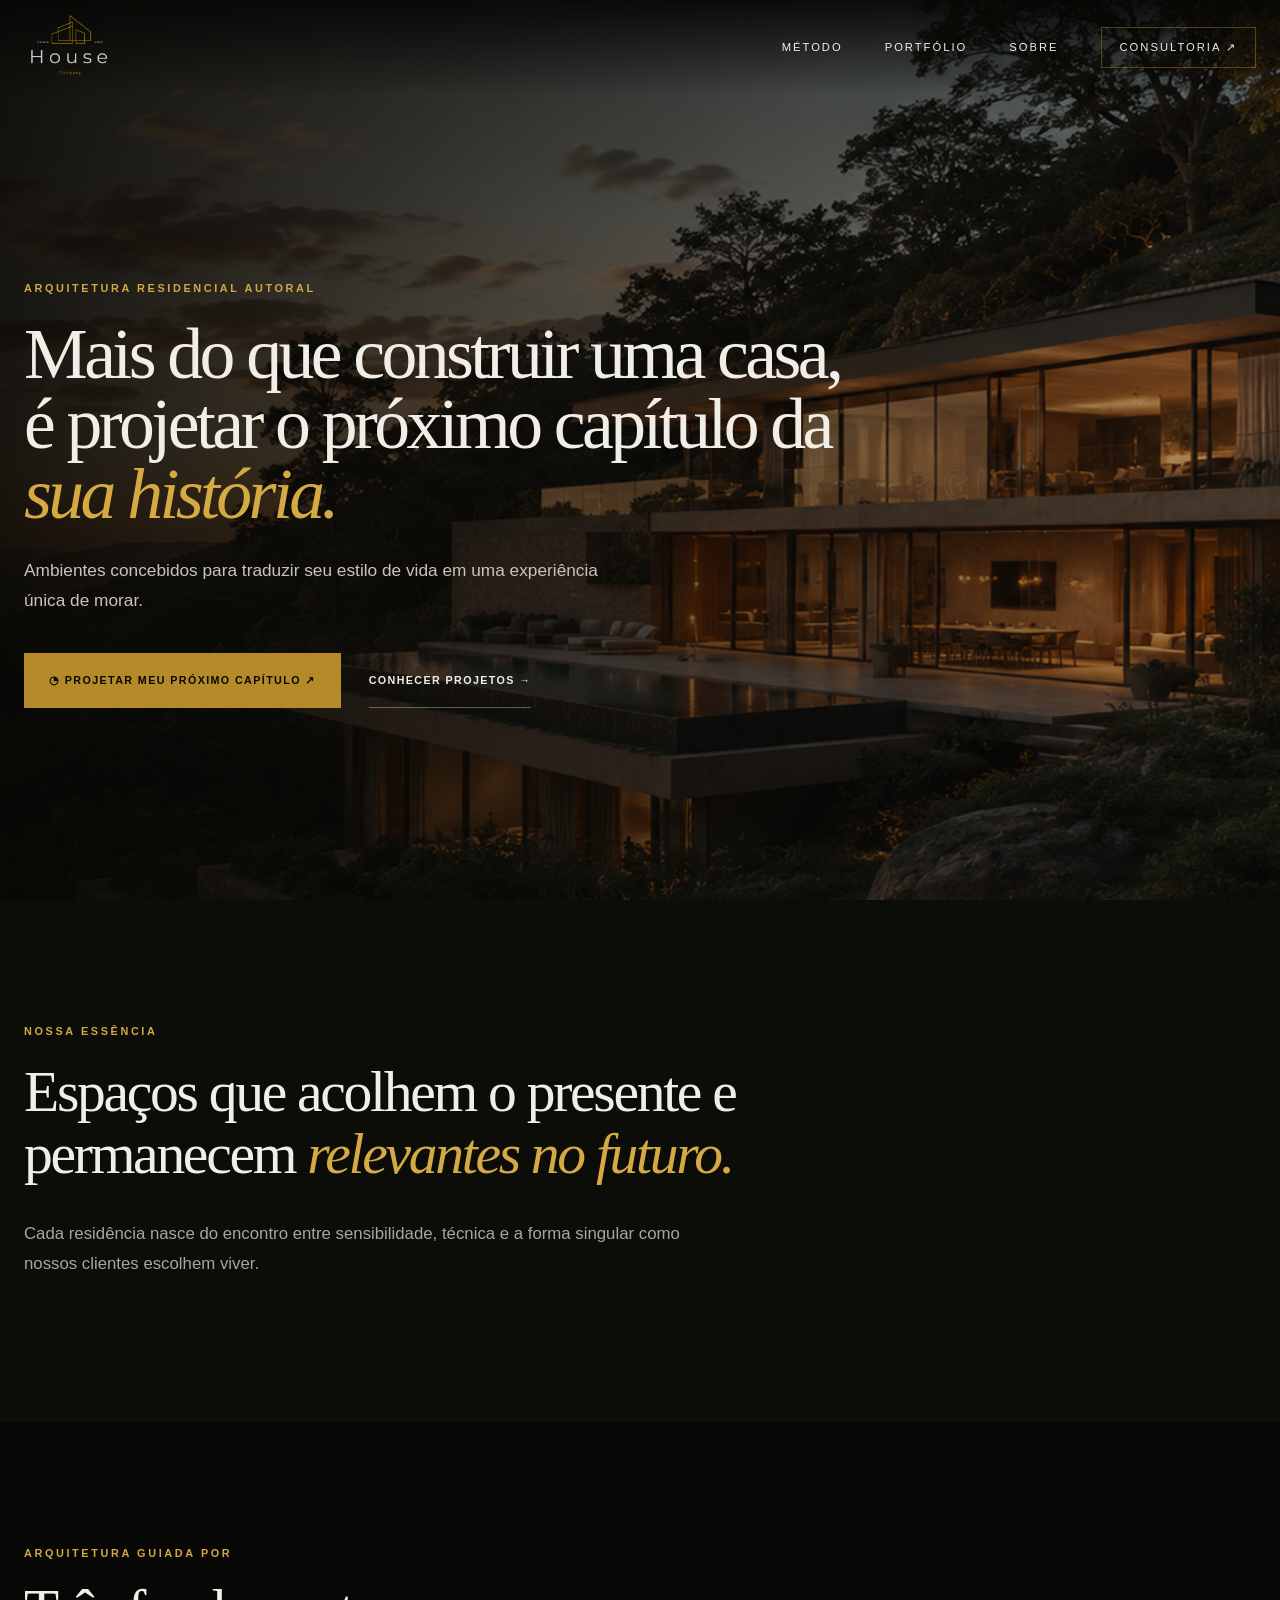
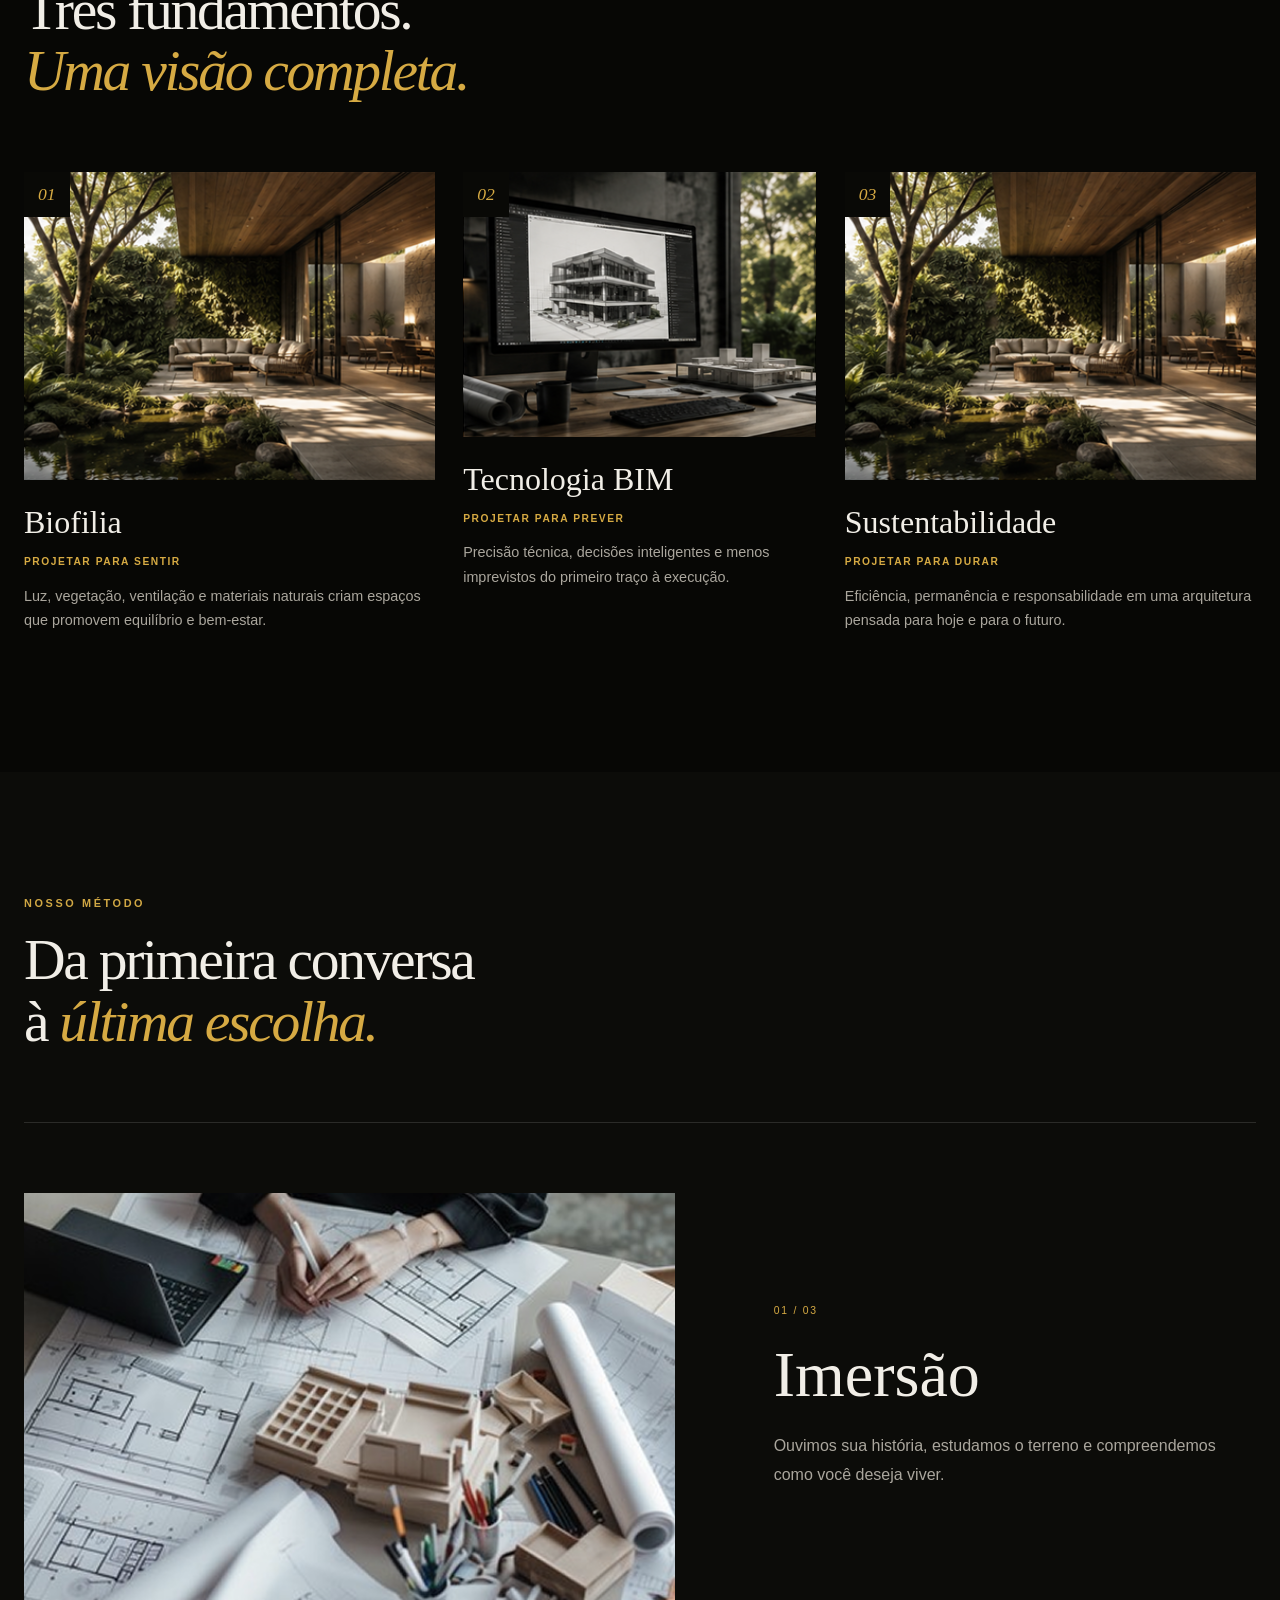
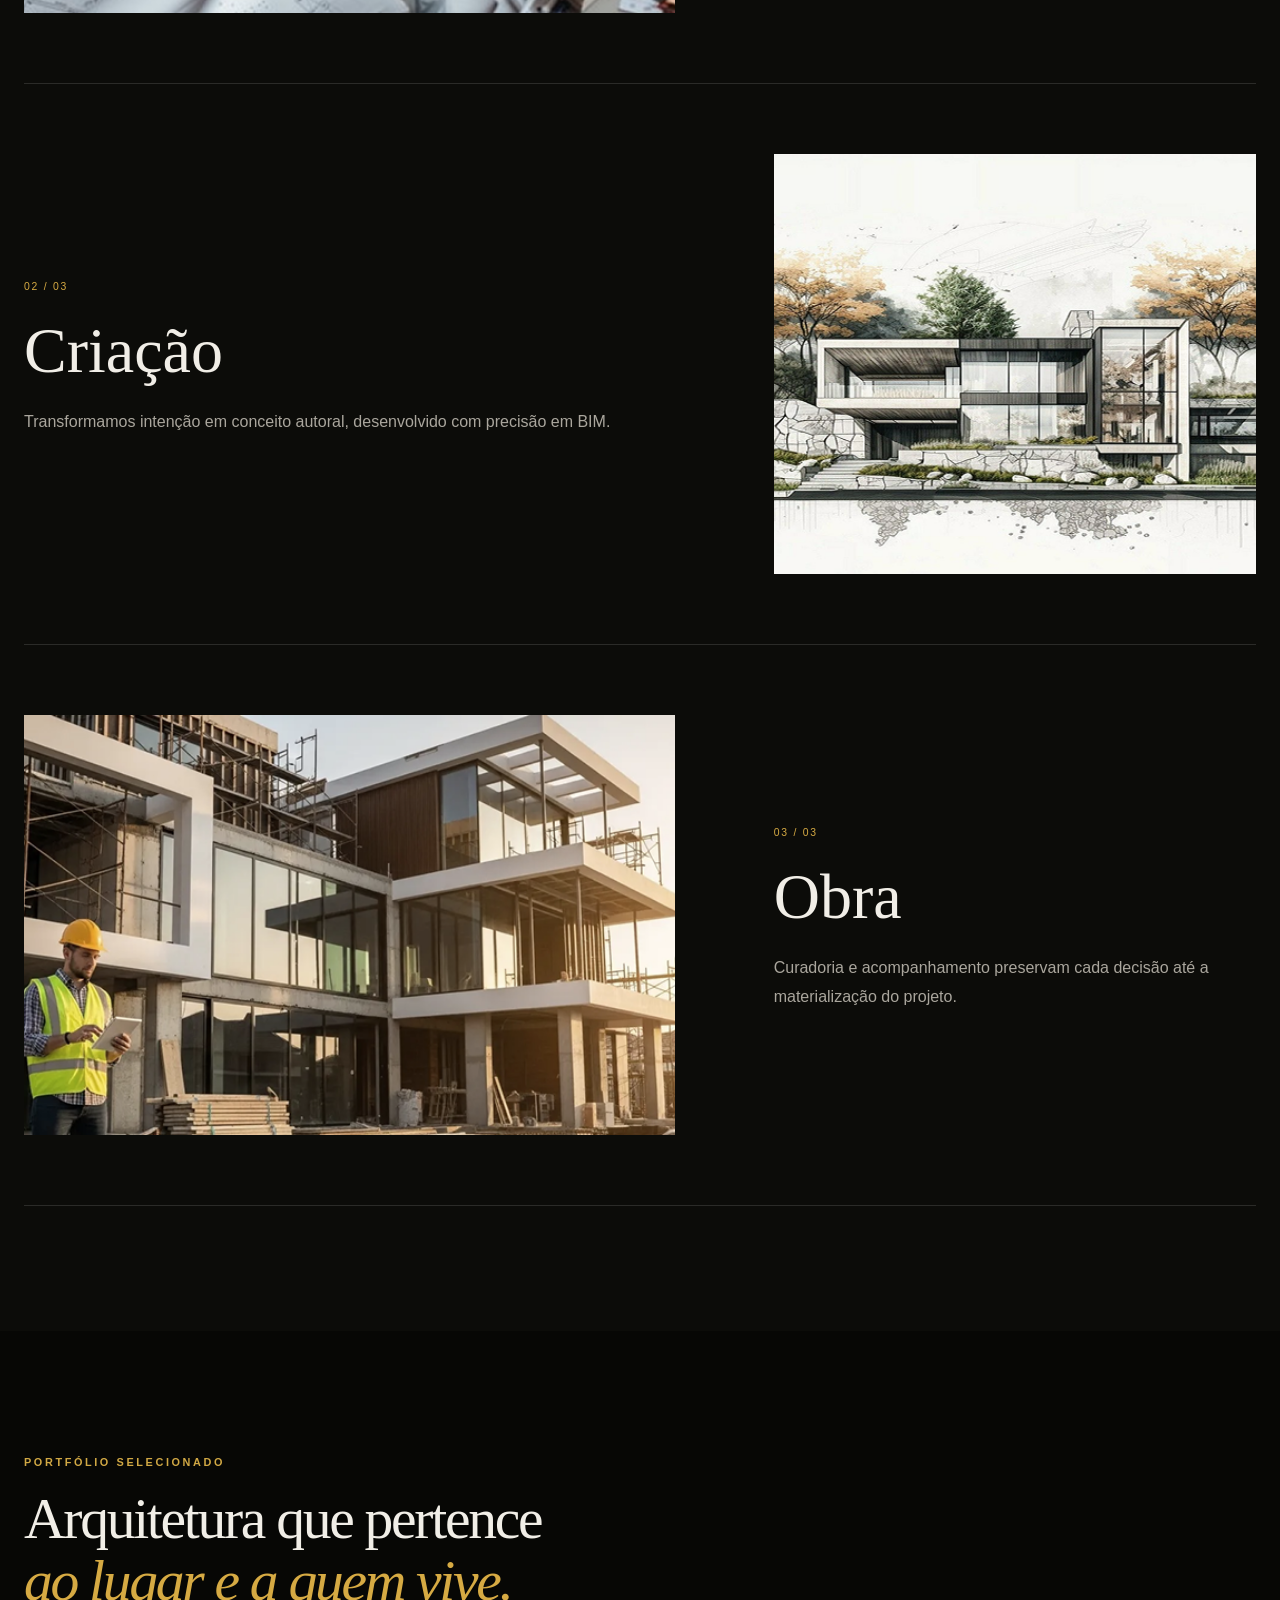
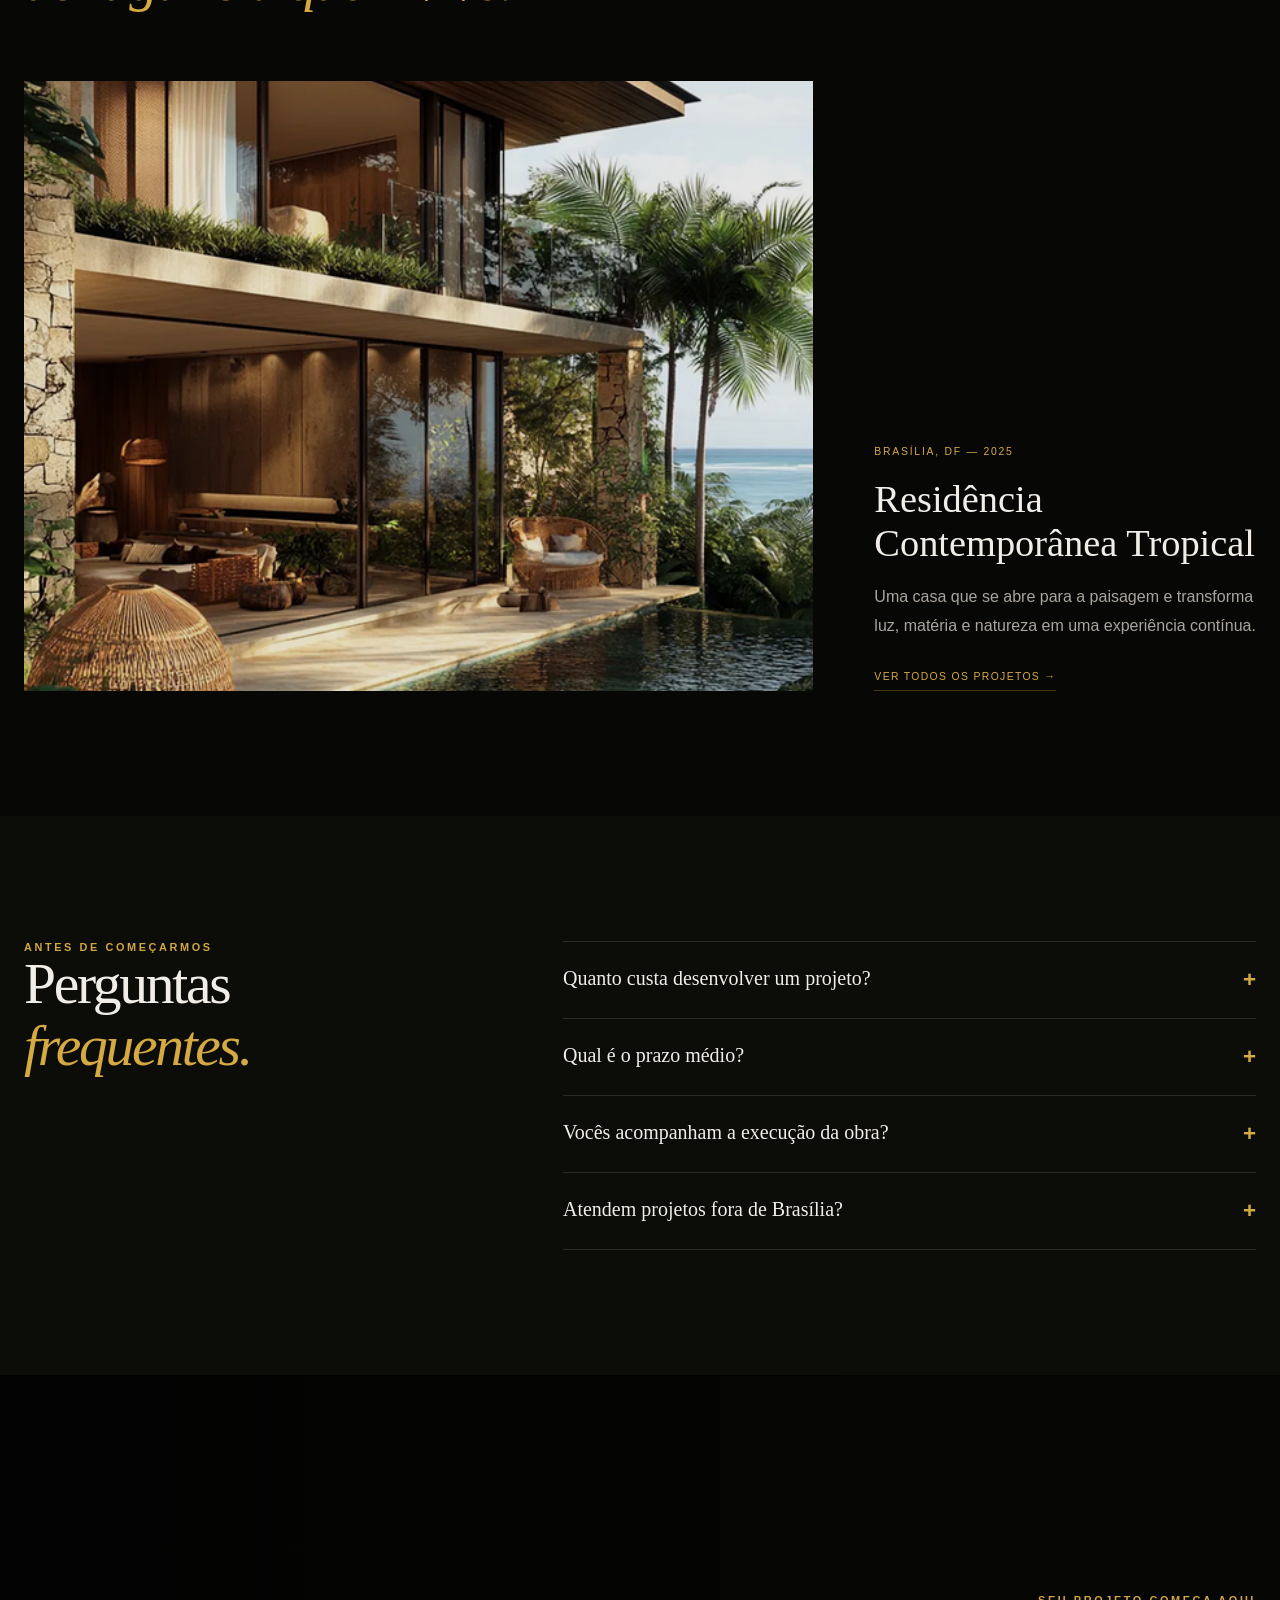
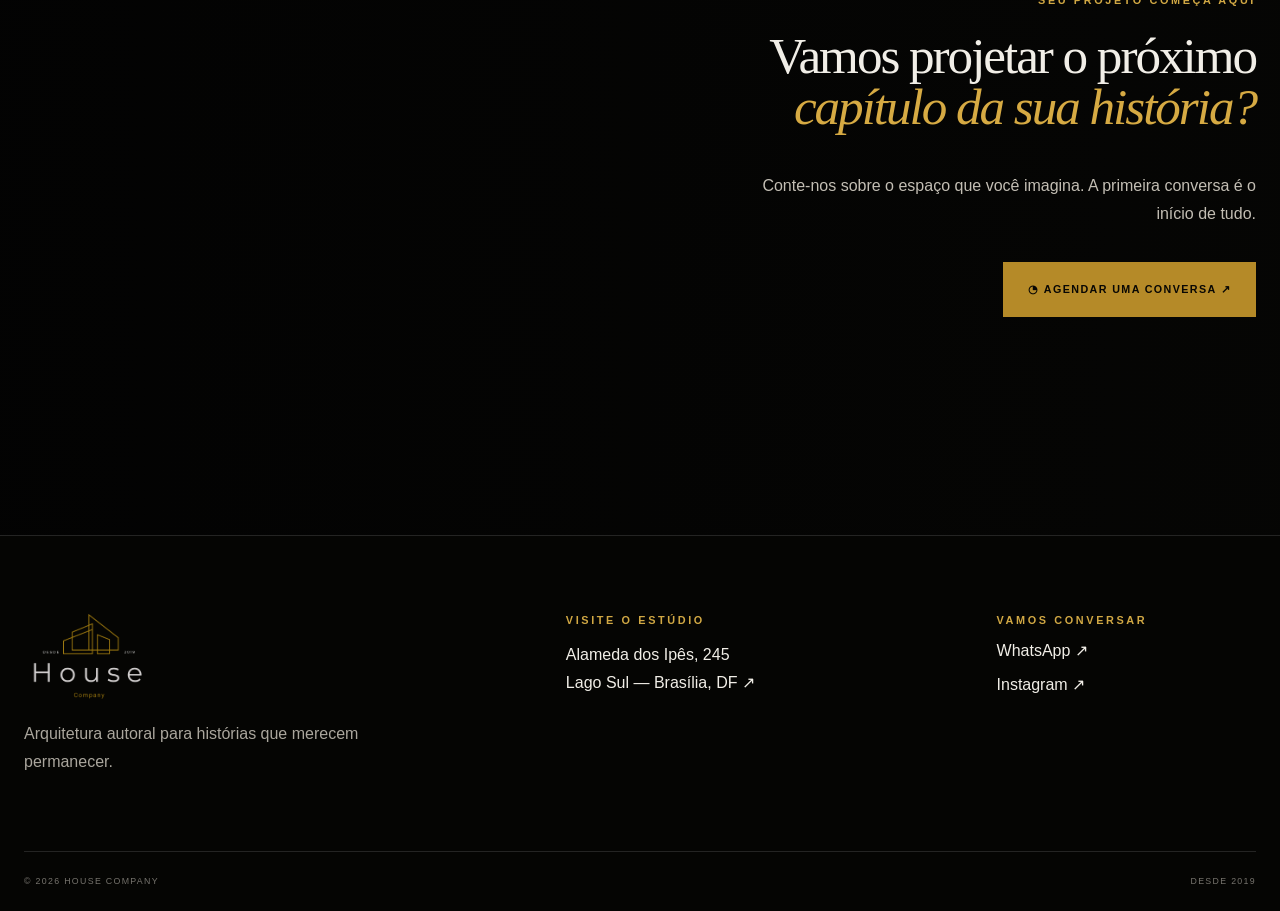
<file: index.html>
<!doctype html>
<html lang="pt-BR">

<head>
  <meta charset="UTF-8">
  <meta name="viewport" content="width=device-width,initial-scale=1">
  <meta name="description" content="Arquitetura residencial autoral, biofílica e desenvolvida com precisão BIM.">
  <title>House Company | Arquitetura Premium</title>
  <link rel="stylesheet" href="style.css">
</head>

<body>
  <header class="site-header">
    <div class="shell nav-shell">
      <a href="index.html" class="brand"><img src="src/images/logo.png" alt="House Company"></a>
      <button class="menu-toggle" aria-label="Abrir menu" aria-expanded="false"><span></span><span></span></button>
      <nav class="nav"><a href="#metodo">Método</a><a href="portfolio.html">Portfólio</a><a
          href="sobre.html">Sobre</a><a class="nav-cta whatsapp-link" href="#">Consultoria ↗</a></nav>
    </div>
  </header>
  <main>
    <section class="hero">
      <div class="shell hero-copy"><span class="eyebrow">Arquitetura residencial autoral</span>
        <h1>Mais do que construir uma casa, é projetar o próximo capítulo da <em>sua história.</em></h1>
        <p>Ambientes concebidos para traduzir seu estilo de vida em uma experiência única de morar.</p>
        <div class="actions"><a class="button button-gold whatsapp-link" href="#">◔ Projetar meu próximo capítulo
            ↗</a><a href="portfolio.html" class="button button-text">Conhecer projetos →</a></div>
      </div>
    </section>
    <section class="manifesto section">
      <div class="shell manifesto-grid"><span class="eyebrow">Nossa essência</span>
        <div>
          <h2>Espaços que acolhem o presente e permanecem <em>relevantes no futuro.</em></h2>
          <p>Cada residência nasce do encontro entre sensibilidade, técnica e a forma singular como nossos clientes
            escolhem viver.</p>
        </div>
      </div>
    </section>
    <section class="section">
      <div class="shell">
        <div class="section-heading"><span class="eyebrow">Arquitetura guiada por</span>
          <h2>Três fundamentos.<br><em>Uma visão completa.</em></h2>
        </div>
        <div class="foundation-grid">
          <article class="foundation-card">
            <div class="image-wrap"><img src="src/images/biofilia.png" alt="Biofilia"><span>01</span></div>
            <h3>Biofilia</h3><b>Projetar para sentir</b>
            <p>Luz, vegetação, ventilação e materiais naturais criam espaços que promovem equilíbrio e bem-estar.</p>
          </article>
          <article class="foundation-card">
            <div class="image-wrap"><img src="src/images/bim.png" alt="Tecnologia BIM"><span>02</span></div>
            <h3>Tecnologia BIM</h3><b>Projetar para prever</b>
            <p>Precisão técnica, decisões inteligentes e menos imprevistos do primeiro traço à execução.</p>
          </article>
          <article class="foundation-card">
            <div class="image-wrap"><img src="src/images/sustentabilidade.png" alt="Sustentabilidade"><span>03</span>
            </div>
            <h3>Sustentabilidade</h3><b>Projetar para durar</b>
            <p>Eficiência, permanência e responsabilidade em uma arquitetura pensada para hoje e para o futuro.</p>
          </article>
        </div>
      </div>
    </section>
    <section id="metodo" class="section method">
      <div class="shell">
        <div class="section-heading"><span class="eyebrow">Nosso método</span>
          <h2>Da primeira conversa<br>à <em>última escolha.</em></h2>
        </div>
        <div class="process-list">
          <article class="process-row">
            <div class="process-image"><img src="src/images/imersao.png" alt="Imersão"></div>
            <div class="process-copy"><span>01 / 03</span>
              <h3>Imersão</h3>
              <p>Ouvimos sua história, estudamos o terreno e compreendemos como você deseja viver.</p>
            </div>
          </article>
          <article class="process-row reverse">
            <div class="process-image"><img src="src/images/criacao.png" alt="Criação"></div>
            <div class="process-copy"><span>02 / 03</span>
              <h3>Criação</h3>
              <p>Transformamos intenção em conceito autoral, desenvolvido com precisão em BIM.</p>
            </div>
          </article>
          <article class="process-row">
            <div class="process-image"><img src="src/images/obra.png" alt="Obra"></div>
            <div class="process-copy"><span>03 / 03</span>
              <h3>Obra</h3>
              <p>Curadoria e acompanhamento preservam cada decisão até a materialização do projeto.</p>
            </div>
          </article>
        </div>
      </div>
    </section>
    <section class="section">
      <div class="shell">
        <div class="section-heading"><span class="eyebrow">Portfólio selecionado</span>
          <h2>Arquitetura que pertence<br><em>ao lugar e a quem vive.</em></h2>
        </div>
        <div class="featured-project"><img src="src/images/Residência Contemporânea Tropical.png" alt="Residência contemporânea">
          <div><span>Brasília, DF — 2025</span>
            <h3>Residência Contemporânea Tropical</h3>
            <p>Uma casa que se abre para a paisagem e transforma luz, matéria e natureza em uma experiência contínua.
            </p><a href="portfolio.html" class="text-link">Ver todos os projetos →</a>
          </div>
        </div>
      </div>
    </section>
    <section class="section faq-section">
      <div class="shell faq-grid">
        <div><span class="eyebrow">Antes de começarmos</span>
          <h2>Perguntas<br><em>frequentes.</em></h2>
        </div>
        <div class="faq-list">
          <article class="faq-item"><button><span>Quanto custa desenvolver um projeto?</span><b>+</b></button>
            <div class="faq-answer">
              <p>O investimento é definido após uma conversa inicial, considerando área, complexidade, terreno e nível
                de acompanhamento.</p>
            </div>
          </article>
          <article class="faq-item"><button><span>Qual é o prazo médio?</span><b>+</b></button>
            <div class="faq-answer">
              <p>Projetos completos exigem alguns meses entre imersão, criação e detalhamento. O cronograma é
                apresentado na proposta.</p>
            </div>
          </article>
          <article class="faq-item"><button><span>Vocês acompanham a execução da obra?</span><b>+</b></button>
            <div class="faq-answer">
              <p>Sim. O acompanhamento assegura que materiais, proporções e soluções técnicas respeitem o conceito
                aprovado.</p>
            </div>
          </article>
          <article class="faq-item"><button><span>Atendem projetos fora de Brasília?</span><b>+</b></button>
            <div class="faq-answer">
              <p>Sim. Desenvolvemos projetos para outras regiões e organizamos visitas técnicas de acordo com cada obra.
              </p>
            </div>
          </article>
        </div>
      </div>
    </section>
    <section class="final-panel">
      <div class="shell final-copy"><span class="eyebrow">Seu projeto começa aqui</span>
        <h2>Vamos projetar o próximo<br><em>capítulo da sua história?</em></h2>
        <p>Conte-nos sobre o espaço que você imagina. A primeira conversa é o início de tudo.</p><a
          class="button button-gold whatsapp-link" href="#">◔ Agendar uma conversa ↗</a>
      </div>
    </section>
  </main>
  <footer>
    <div class="shell footer-grid">
      <div><img class="footer-logo" src="src/images/logo.png" alt="House Company">
        <p>Arquitetura autoral para histórias que merecem permanecer.</p>
      </div>
      <div><span class="eyebrow">Visite o estúdio</span><a class="address"
          href="https://www.google.com/maps/search/?api=1&query=Alameda+dos+Ip%C3%AAs+245+Lago+Sul+Bras%C3%ADlia+DF"
          target="_blank">Alameda dos Ipês, 245<br>Lago Sul — Brasília, DF ↗</a></div>
      <div><span class="eyebrow">Vamos conversar</span><a class="whatsapp-link" href="#">WhatsApp ↗</a><a
          href="#">Instagram ↗</a></div>
    </div>
    <div class="shell footer-bottom"><span>© 2026 House Company</span><span>Desde 2019</span></div>
  </footer>
  <script src="script.js"></script>
</body>

</html>
</file>
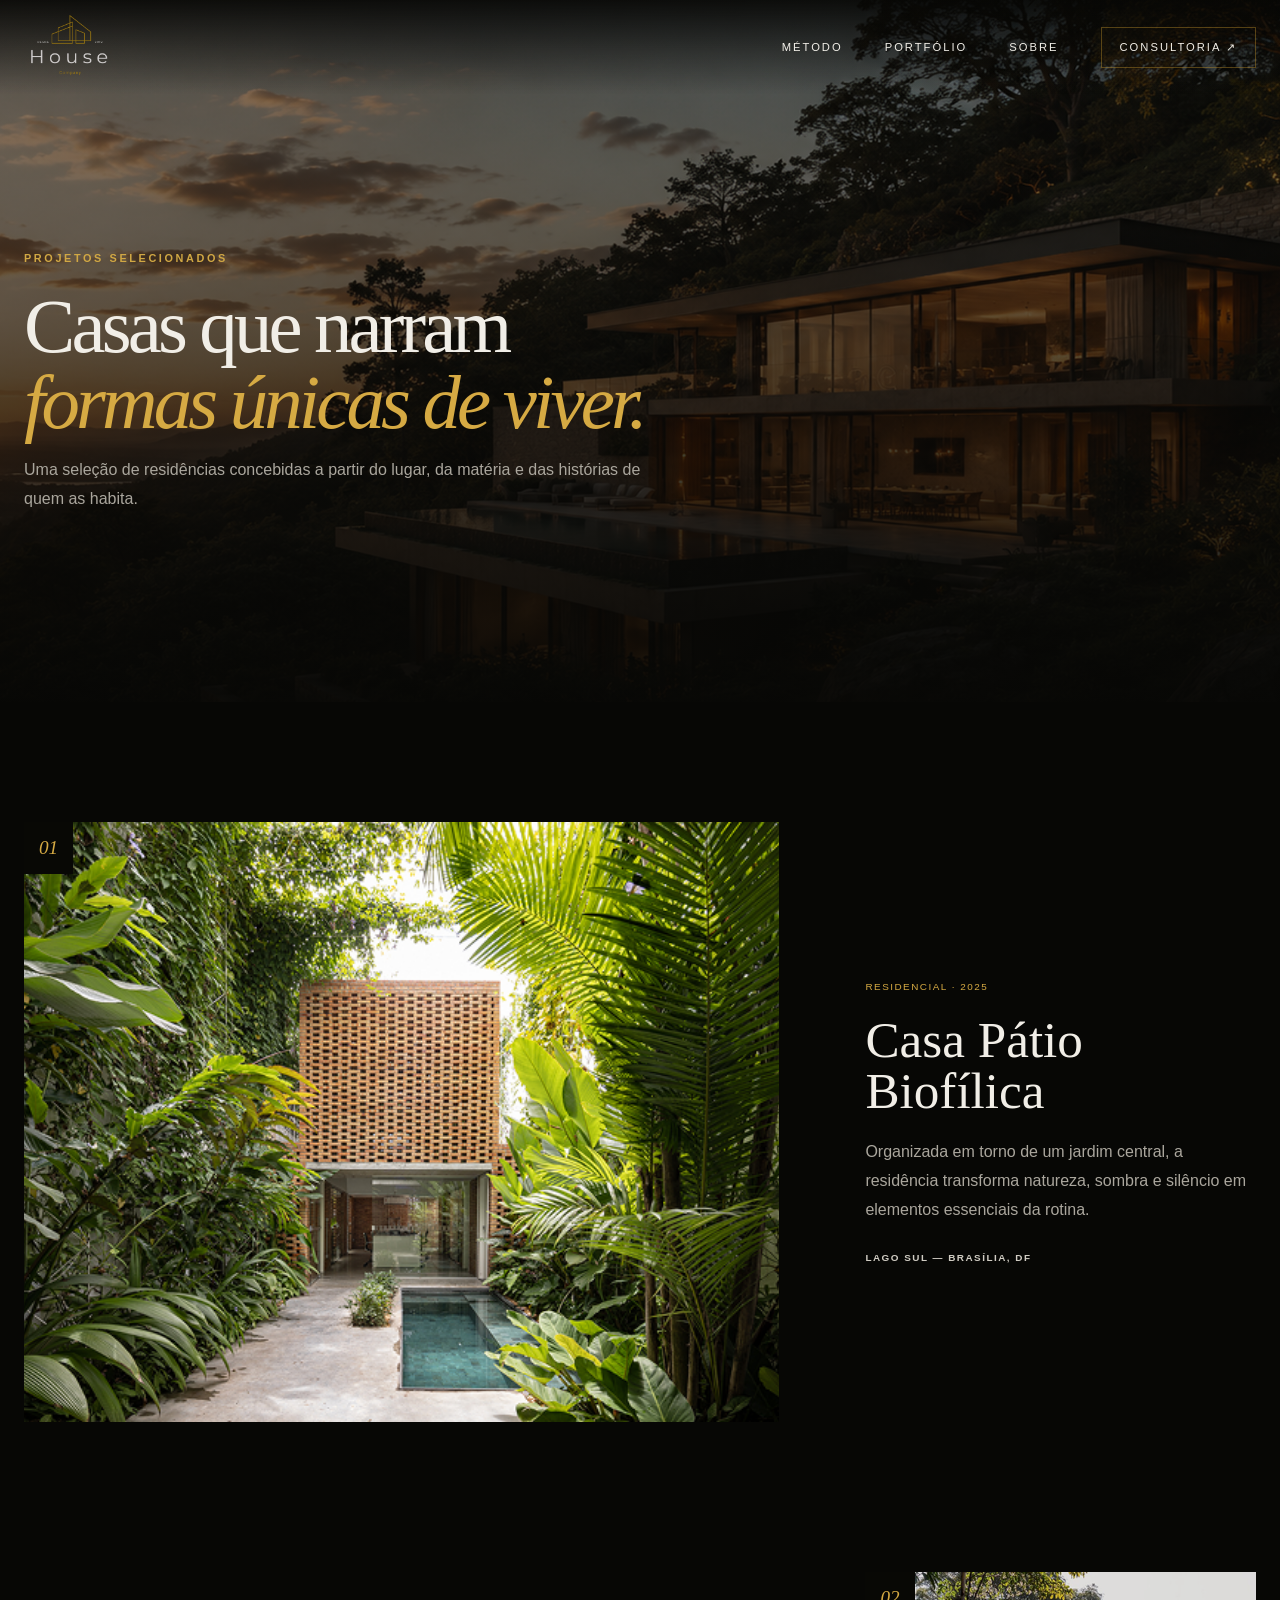
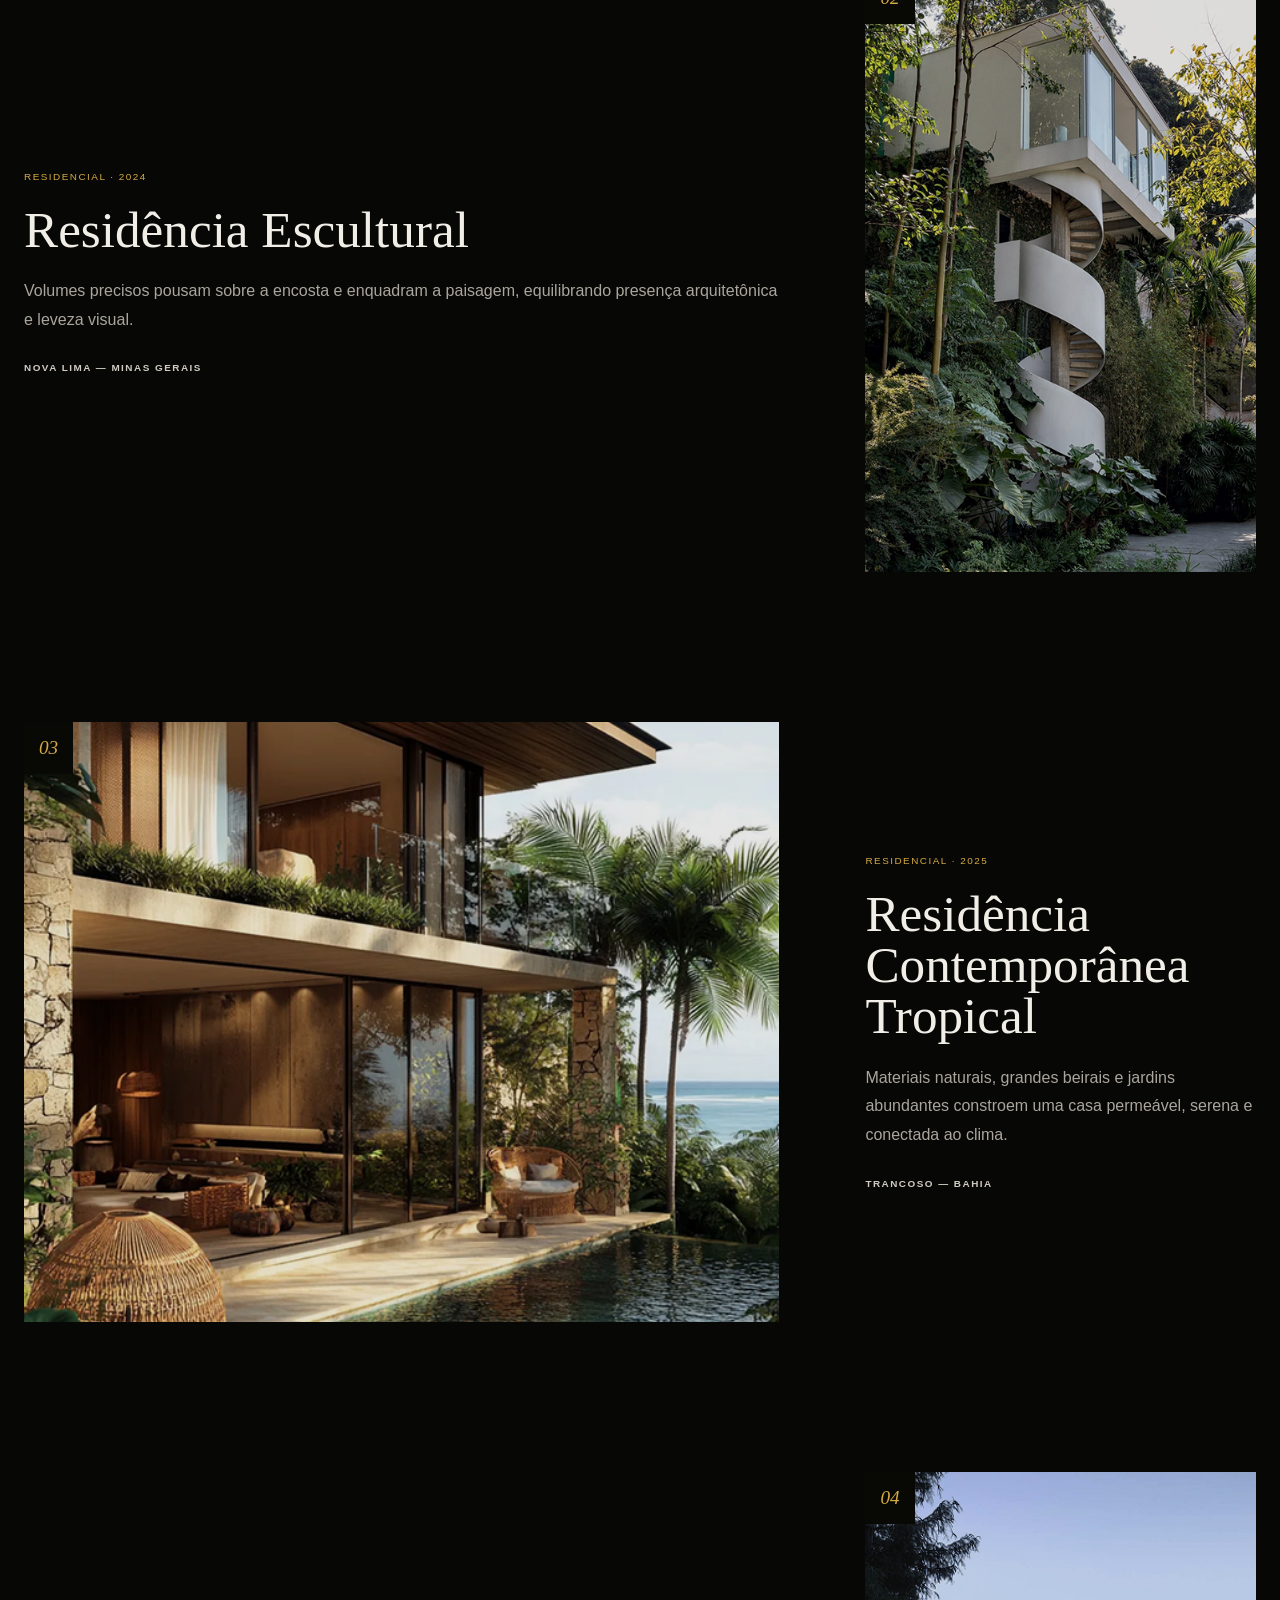
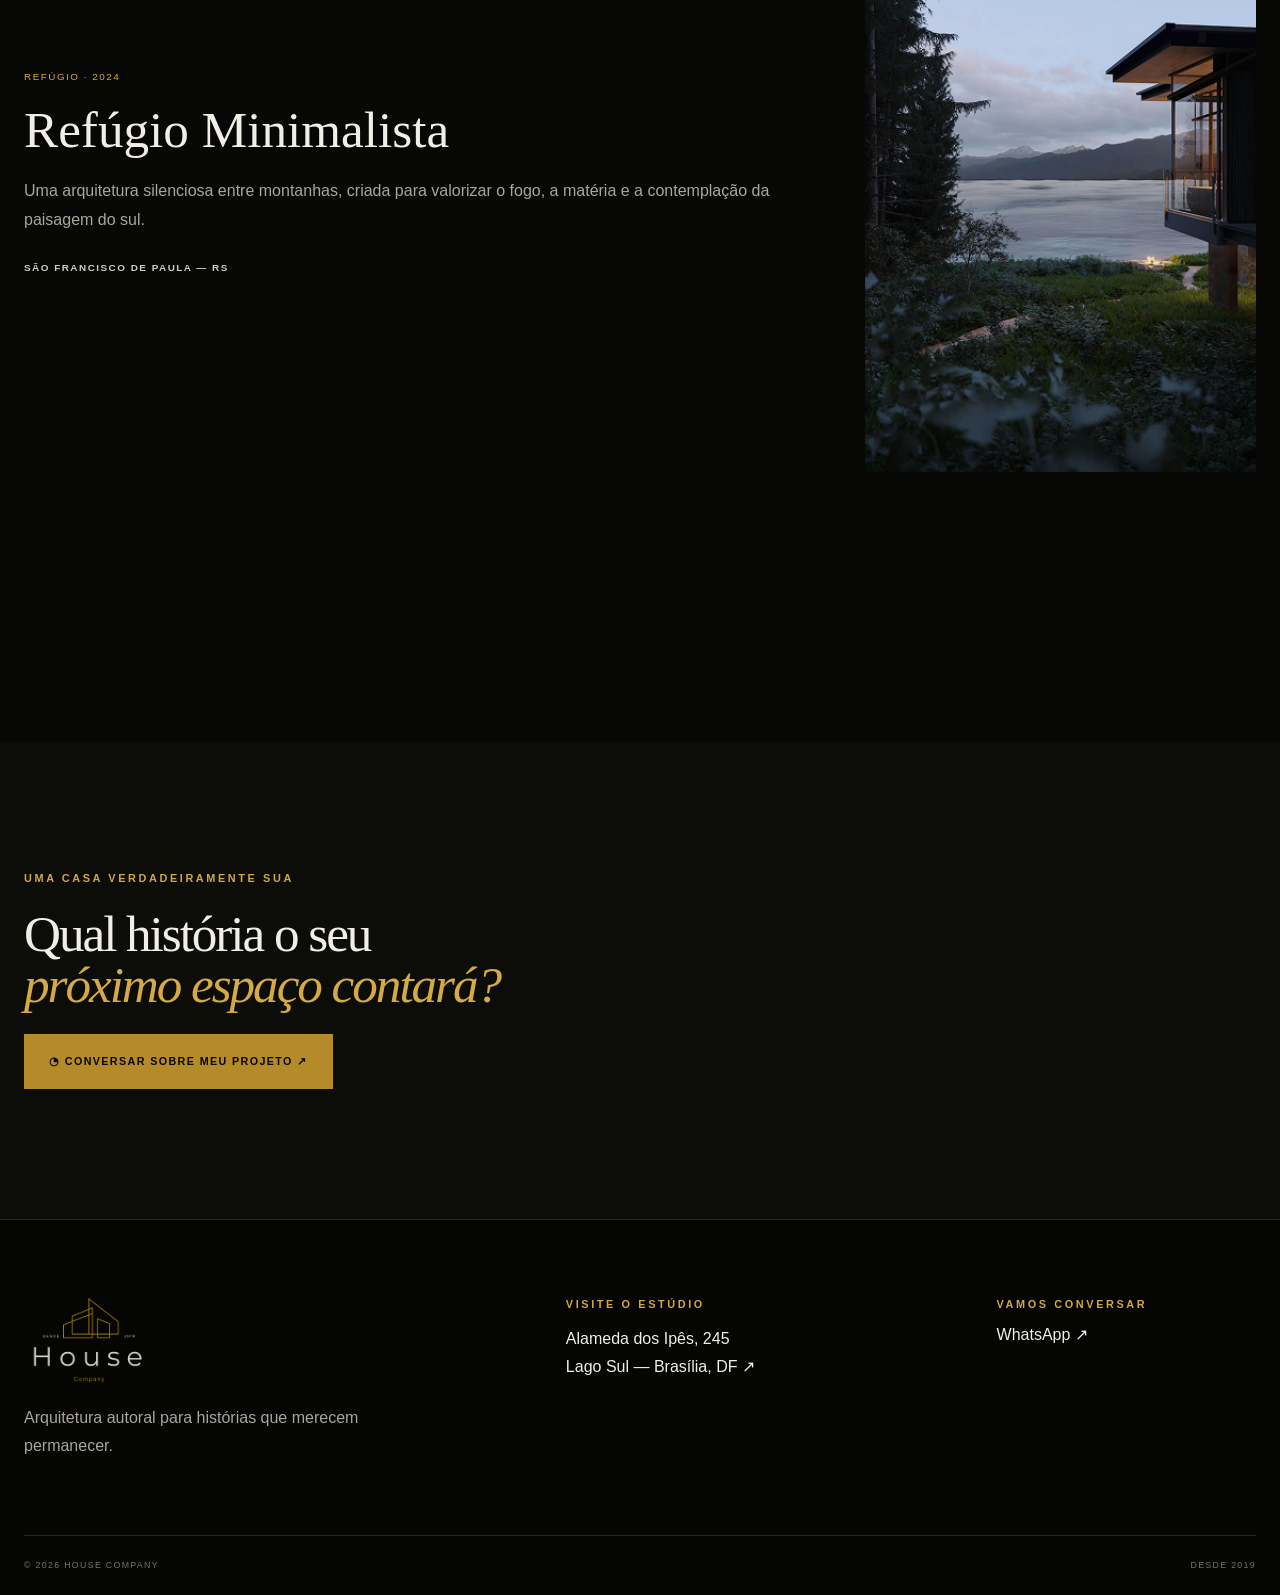
<file: portfolio.html>
<!doctype html>
<html lang="pt-BR">

<head>
  <meta charset="UTF-8">
  <meta name="viewport" content="width=device-width,initial-scale=1">
  <title>Portfólio | House Company</title>
  <link rel="stylesheet" href="style.css">
</head>

<body>
  <header class="site-header">
    <div class="shell nav-shell"><a href="index.html" class="brand"><img src="src/images/logo.png"
          alt="House Company"></a><button class="menu-toggle"
        aria-label="Abrir menu"><span></span><span></span></button>
      <nav class="nav"><a href="index.html#metodo">Método</a><a href="portfolio.html">Portfólio</a><a
          href="sobre.html">Sobre</a><a href="#" class="nav-cta whatsapp-link">Consultoria ↗</a></nav>
    </div>
  </header>
  <main>
    <section class="inner-hero portfolio-hero">
      <div class="shell"><span class="eyebrow">Projetos selecionados</span>
        <h1>Casas que narram<br><em>formas únicas de viver.</em></h1>
        <p>Uma seleção de residências concebidas a partir do lugar, da matéria e das histórias de quem as habita.</p>
      </div>
    </section>
    <section class="project-gallery">
      <div class="shell">
        <article class="project-entry">
          <div class="project-photo"><img src="src/images/Casa Pátio Biofílica.png" alt="Casa Pátio Biofílica"><span>01</span></div>
          <div class="project-info"><span>Residencial · 2025</span>
            <h2>Casa Pátio Biofílica</h2>
            <p>Organizada em torno de um jardim central, a residência transforma natureza, sombra e silêncio em
              elementos essenciais da rotina.</p><b>Lago Sul — Brasília, DF</b>
          </div>
        </article>
        <article class="project-entry reverse">
          <div class="project-photo"><img src="src/images/Residência Escultural.png" alt="Residência Escultural"><span>02</span>
          </div>
          <div class="project-info"><span>Residencial · 2024</span>
            <h2>Residência Escultural</h2>
            <p>Volumes precisos pousam sobre a encosta e enquadram a paisagem, equilibrando presença arquitetônica e
              leveza visual.</p><b>Nova Lima — Minas Gerais</b>
          </div>
        </article>
        <article class="project-entry">
          <div class="project-photo"><img src="src/images/Residência Contemporânea Tropical.png"
              alt="Residência Contemporânea Tropical"><span>03</span></div>
          <div class="project-info"><span>Residencial · 2025</span>
            <h2>Residência Contemporânea Tropical</h2>
            <p>Materiais naturais, grandes beirais e jardins abundantes constroem uma casa permeável, serena e conectada
              ao clima.</p><b>Trancoso — Bahia</b>
          </div>
        </article>
        <article class="project-entry reverse">
          <div class="project-photo"><img src="src/images/Refúgio Minimalista.png" alt="Refúgio Minimalista"><span>04</span></div>
          <div class="project-info"><span>Refúgio · 2024</span>
            <h2>Refúgio Minimalista</h2>
            <p>Uma arquitetura silenciosa entre montanhas, criada para valorizar o fogo, a matéria e a contemplação da
              paisagem do sul.</p><b>São Francisco de Paula — RS</b>
          </div>
        </article>
      </div>
    </section>
    <section class="simple-cta">
      <div class="shell"><span class="eyebrow">Uma casa verdadeiramente sua</span>
        <h2>Qual história o seu<br><em>próximo espaço contará?</em></h2><a href="#"
          class="button button-gold whatsapp-link">◔ Conversar sobre meu projeto ↗</a>
      </div>
    </section>
  </main>
  <footer>
    <div class="shell footer-grid">
      <div><img class="footer-logo" src="src/images/logo.png" alt="House Company">
        <p>Arquitetura autoral para histórias que merecem permanecer.</p>
      </div>
      <div><span class="eyebrow">Visite o estúdio</span><a class="address" target="_blank"
          href="https://www.google.com/maps/search/?api=1&query=Alameda+dos+Ip%C3%AAs+245+Lago+Sul+Bras%C3%ADlia+DF">Alameda
          dos Ipês, 245<br>Lago Sul — Brasília, DF ↗</a></div>
      <div><span class="eyebrow">Vamos conversar</span><a href="#" class="whatsapp-link">WhatsApp ↗</a></div>
    </div>
    <div class="shell footer-bottom"><span>© 2026 House Company</span><span>Desde 2019</span></div>
  </footer>
  <script src="script.js"></script>
</body>

</html>
</file>
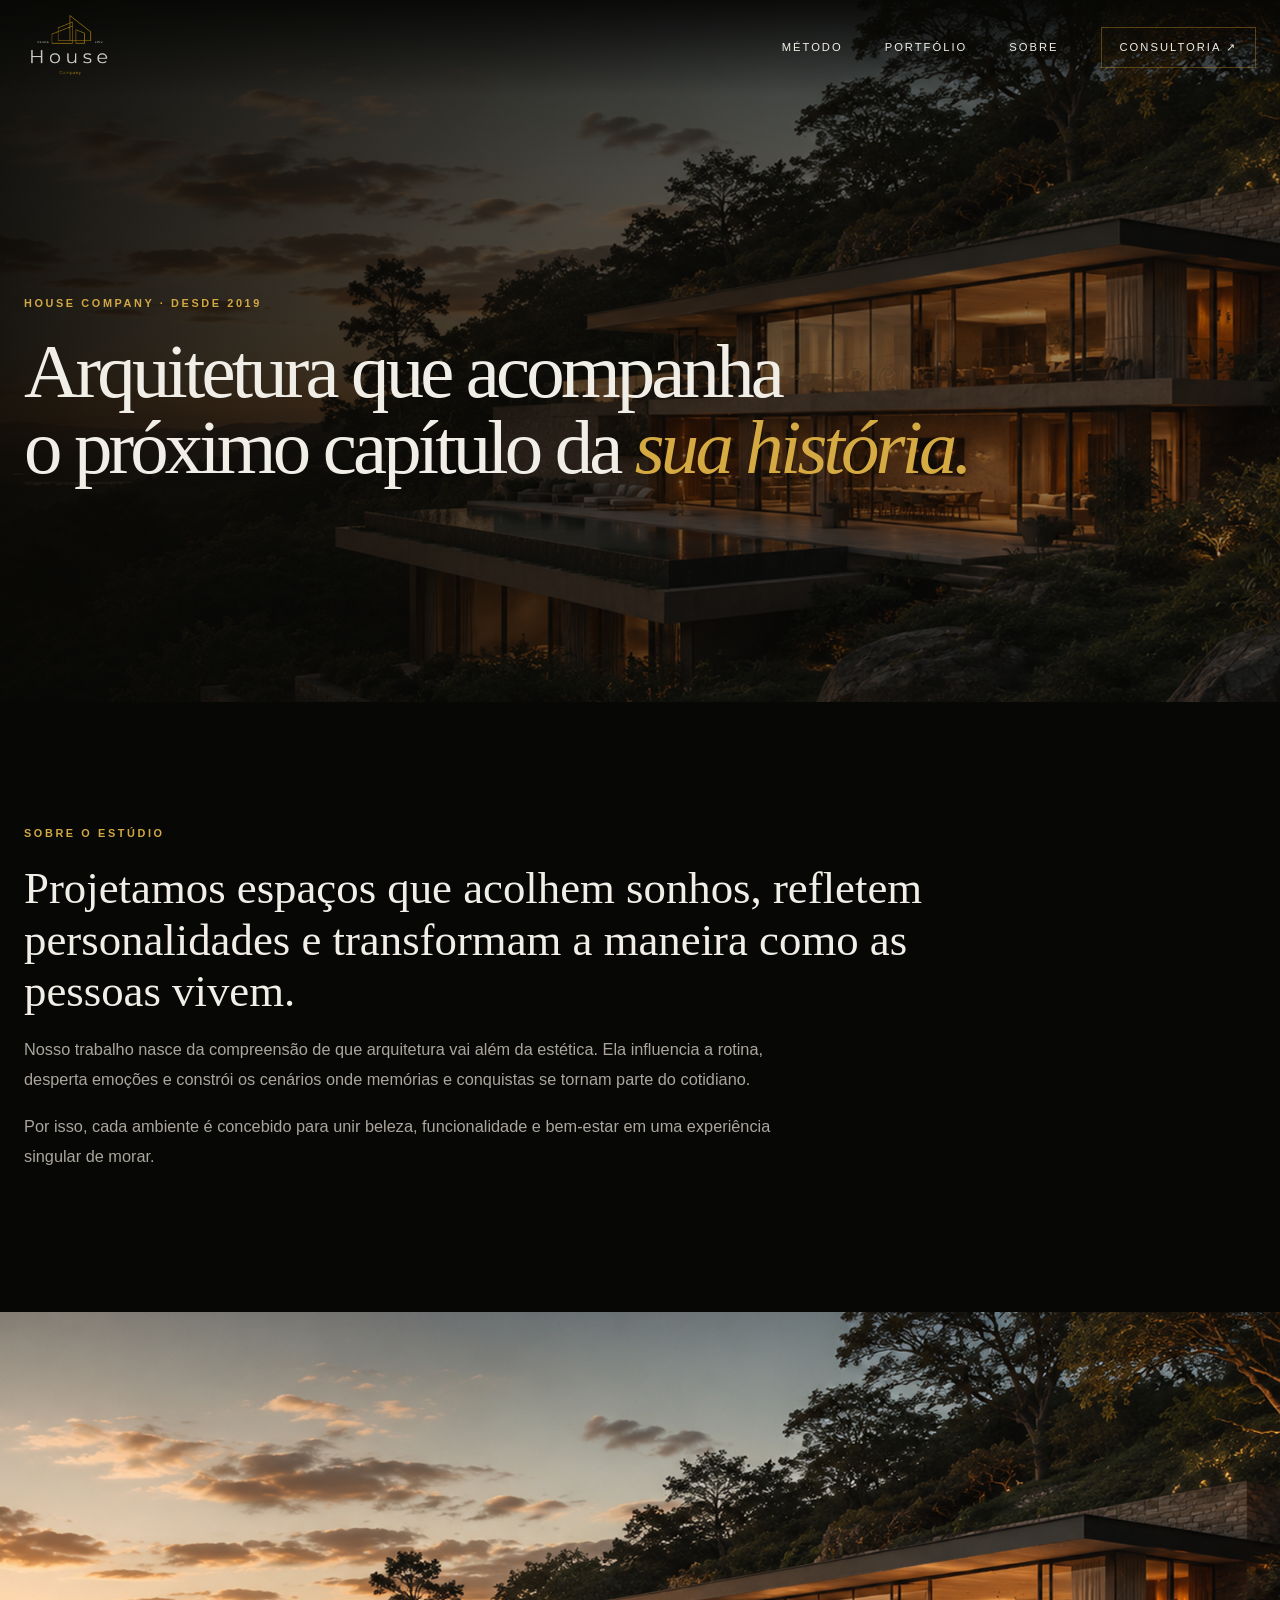
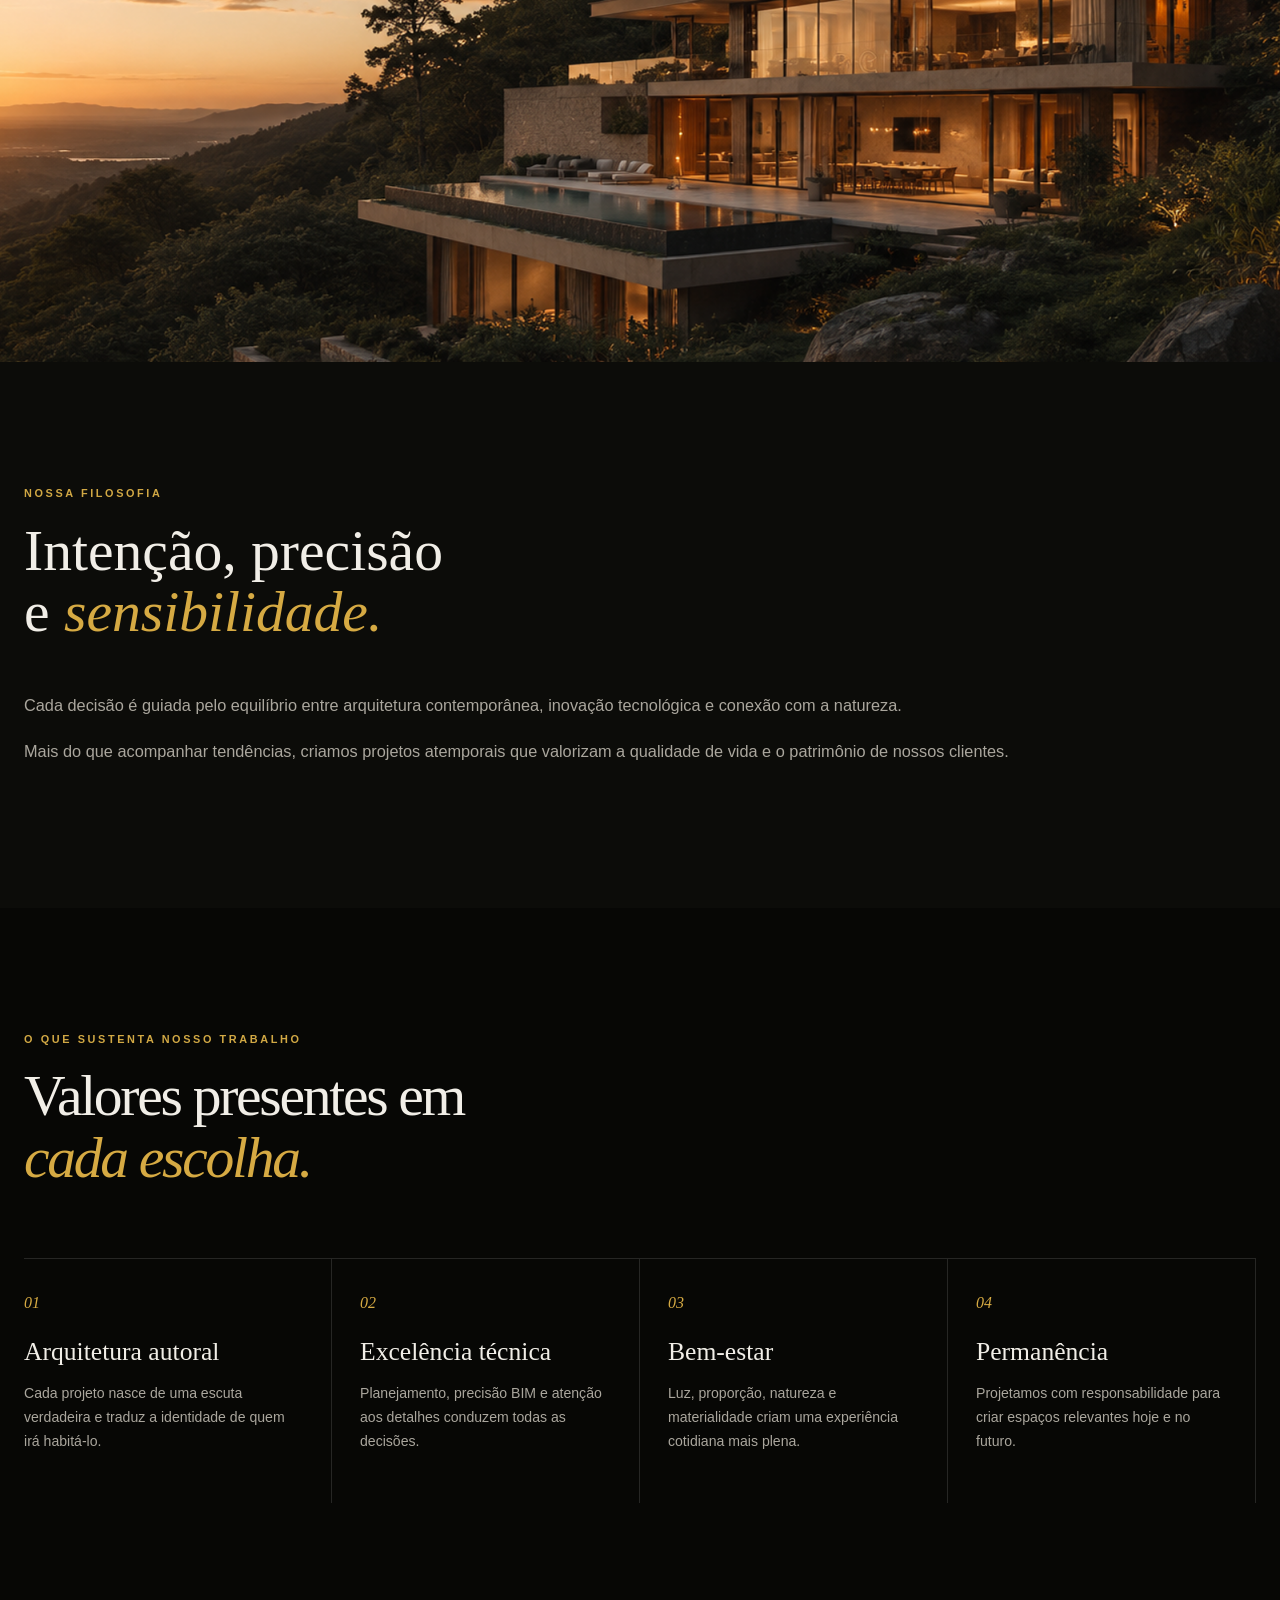
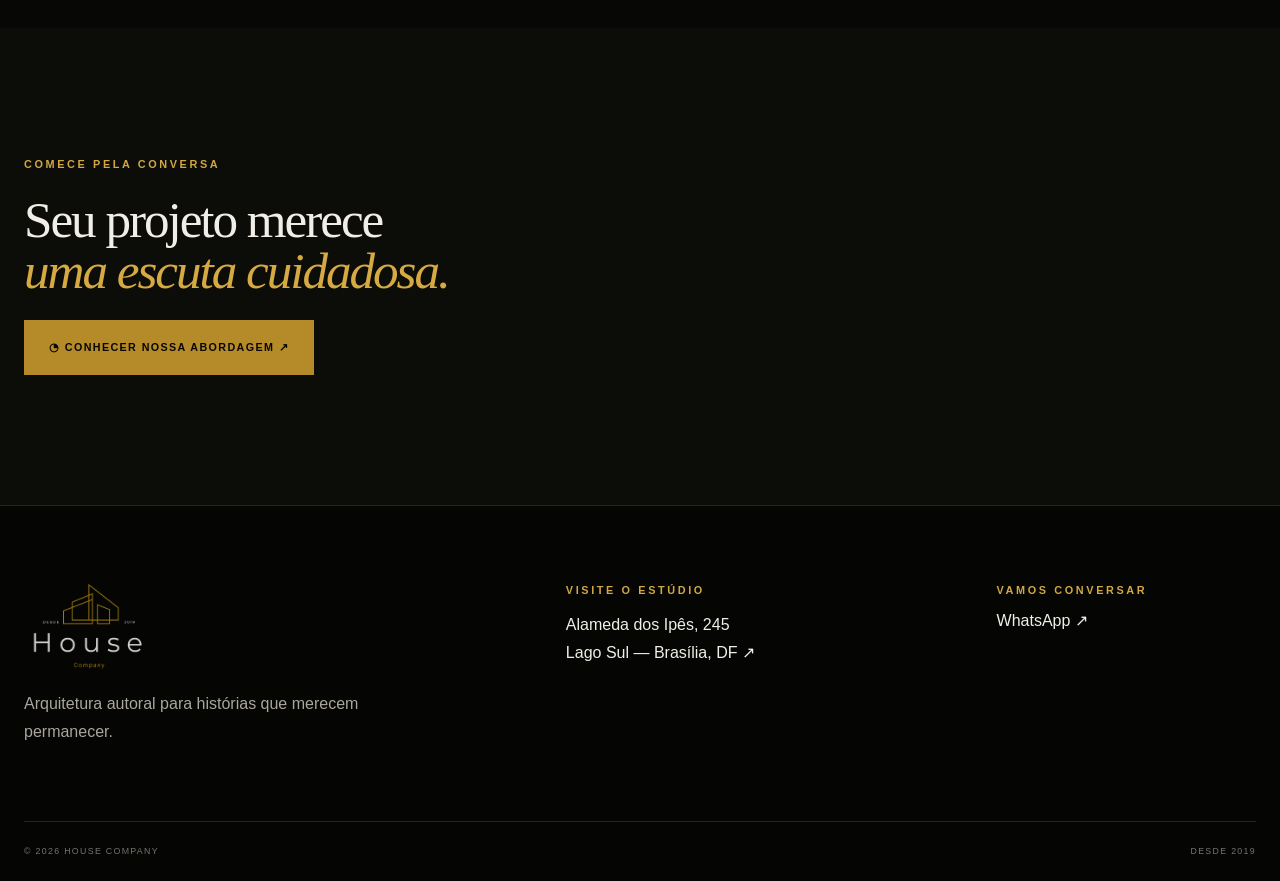
<file: sobre.html>
<!doctype html>
<html lang="pt-BR">

<head>
    <meta charset="UTF-8">
    <meta name="viewport" content="width=device-width,initial-scale=1">
    <title>Sobre | House Company</title>
    <link rel="stylesheet" href="style.css">
</head>

<body>
    <header class="site-header">
        <div class="shell nav-shell"><a href="index.html" class="brand"><img src="src/images/logo.png"
                    alt="House Company"></a><button class="menu-toggle"
                aria-label="Abrir menu"><span></span><span></span></button>
            <nav class="nav"><a href="index.html#metodo">Método</a><a href="portfolio.html">Portfólio</a><a
                    href="sobre.html">Sobre</a><a href="#" class="nav-cta whatsapp-link">Consultoria ↗</a></nav>
        </div>
    </header>
    <main>
        <section class="inner-hero about-hero">
            <div class="shell"><span class="eyebrow">House Company · Desde 2019</span>
                <h1>Arquitetura que acompanha<br>o próximo capítulo da <em>sua história.</em></h1>
            </div>
        </section>
        <section class="about-intro section">
            <div class="shell about-intro-grid"><span class="eyebrow">Sobre o estúdio</span>
                <div>
                    <h2>Projetamos espaços que acolhem sonhos, refletem personalidades e transformam a maneira como as
                        pessoas vivem.</h2>
                    <p>Nosso trabalho nasce da compreensão de que arquitetura vai além da estética. Ela influencia a
                        rotina, desperta emoções e constrói os cenários onde memórias e conquistas se tornam parte do
                        cotidiano.</p>
                    <p>Por isso, cada ambiente é concebido para unir beleza, funcionalidade e bem-estar em uma
                        experiência singular de morar.</p>
                </div>
            </div>
        </section>
        <section class="about-image-band"><img src="src/images/hero-desktop.png" alt="Arquitetura House Company">
        </section>
        <section class="philosophy section">
            <div class="shell philosophy-grid">
                <div><span class="eyebrow">Nossa filosofia</span>
                    <h2>Intenção, precisão<br>e <em>sensibilidade.</em></h2>
                </div>
                <div>
                    <p>Cada decisão é guiada pelo equilíbrio entre arquitetura contemporânea, inovação tecnológica e
                        conexão com a natureza.</p>
                    <p>Mais do que acompanhar tendências, criamos projetos atemporais que valorizam a qualidade de vida
                        e o patrimônio de nossos clientes.</p>
                </div>
            </div>
        </section>
        <section class="values section">
            <div class="shell">
                <div class="section-heading"><span class="eyebrow">O que sustenta nosso trabalho</span>
                    <h2>Valores presentes em<br><em>cada escolha.</em></h2>
                </div>
                <div class="values-grid">
                    <article><span>01</span>
                        <h3>Arquitetura autoral</h3>
                        <p>Cada projeto nasce de uma escuta verdadeira e traduz a identidade de quem irá habitá-lo.</p>
                    </article>
                    <article><span>02</span>
                        <h3>Excelência técnica</h3>
                        <p>Planejamento, precisão BIM e atenção aos detalhes conduzem todas as decisões.</p>
                    </article>
                    <article><span>03</span>
                        <h3>Bem-estar</h3>
                        <p>Luz, proporção, natureza e materialidade criam uma experiência cotidiana mais plena.</p>
                    </article>
                    <article><span>04</span>
                        <h3>Permanência</h3>
                        <p>Projetamos com responsabilidade para criar espaços relevantes hoje e no futuro.</p>
                    </article>
                </div>
            </div>
        </section>
        <section class="simple-cta">
            <div class="shell"><span class="eyebrow">Comece pela conversa</span>
                <h2>Seu projeto merece<br><em>uma escuta cuidadosa.</em></h2><a href="#"
                    class="button button-gold whatsapp-link">◔ Conhecer nossa abordagem ↗</a>
            </div>
        </section>
    </main>
    <footer>
        <div class="shell footer-grid">
            <div><img class="footer-logo" src="src/images/logo.png" alt="House Company">
                <p>Arquitetura autoral para histórias que merecem permanecer.</p>
            </div>
            <div><span class="eyebrow">Visite o estúdio</span><a class="address" target="_blank"
                    href="https://www.google.com/maps/search/?api=1&query=Alameda+dos+Ip%C3%AAs+245+Lago+Sul+Bras%C3%ADlia+DF">Alameda
                    dos Ipês, 245<br>Lago Sul — Brasília, DF ↗</a></div>
            <div><span class="eyebrow">Vamos conversar</span><a href="#" class="whatsapp-link">WhatsApp ↗</a></div>
        </div>
        <div class="shell footer-bottom"><span>© 2026 House Company</span><span>Desde 2019</span></div>
    </footer>
    <script src="script.js"></script>
</body>

</html>
</file>
<file: style.css>
:root {
    --bg: #070705;
    --ink: #f1eee7;
    --muted: #aaa69d;
    --gold: #b58a28;
    --line: #ffffff20;
    --serif: Georgia, "Times New Roman", serif;
    --sans: Arial, sans-serif
}

* {
    box-sizing: border-box
}

html {
    scroll-behavior: smooth;
    scroll-padding-top: 85px
}

body {
    margin: 0;
    background: var(--bg);
    color: var(--ink);
    font: 300 16px var(--sans)
}

a {
    text-decoration: none;
    color: inherit
}

img {
    display: block;
    width: 100%
}

.shell {
    width: min(1240px, calc(100% - 48px));
    margin: auto
}

.eyebrow {
    display: block;
    color: #d1a844;
    font-size: .68rem;
    font-weight: 600;
    letter-spacing: .24em;
    text-transform: uppercase
}

.site-header {
    position: fixed;
    inset: 0 0 auto;
    z-index: 50;
    background: linear-gradient(#070705e8, transparent)
}

.nav-shell {
    height: 94px;
    display: flex;
    align-items: center;
    justify-content: space-between
}

.brand img {
    width: 92px;
    height: 64px;
    object-fit: contain
}

.nav {
    display: flex;
    align-items: center;
    gap: 42px;
    font-size: .7rem;
    text-transform: uppercase;
    letter-spacing: .18em
}

.nav a {
    position: relative
}

.nav a:not(.nav-cta):after {
    content: "";
    position: absolute;
    left: 0;
    bottom: -9px;
    width: 0;
    height: 1px;
    background: var(--gold);
    transition: .3s
}

.nav a:hover:after {
    width: 100%
}

.nav-cta {
    border: 1px solid #b58a2870;
    padding: 13px 18px
}

.menu-toggle {
    display: none;
    background: none;
    border: 0;
    color: white
}

.hero {
    min-height: 100vh;
    display: flex;
    align-items: center;

    background:
        linear-gradient(90deg,
            rgba(7, 7, 5, 0.93),
            rgba(7, 7, 5, 0.31)),
        url('src/images/hero-desktop.png') center/cover
}

.hero-copy {
    padding-top: 90px
}

.hero h1 {
    max-width: 850px;
    font: 400 clamp(3.4rem, 5.6vw, 6.4rem)/.98 var(--serif);
    letter-spacing: -.05em;
    margin: 25px 0
}

.hero h1 em,
h2 em {
    color: #d6aa43;
    font-style: italic;
    font-weight: 400
}

.hero p {
    max-width: 610px;
    color: #c8c4ba;
    font-size: 1.08rem;
    line-height: 1.75
}

.actions {
    display: flex;
    align-items: center;
    gap: 28px;
    margin-top: 38px
}

.button {
    min-height: 55px;
    display: inline-flex;
    align-items: center;
    gap: 13px;
    padding: 0 25px;
    text-transform: uppercase;
    letter-spacing: .13em;
    font-size: .67rem;
    font-weight: 600;
    transition: .3s
}

.button-gold {
    background: var(--gold);
    color: #080704
}

.button-gold:hover {
    background: #d0a63e;
    transform: translateY(-2px)
}

.button-text {
    padding: 0;
    border-bottom: 1px solid #ffffff50
}

.section {
    padding: 125px 0
}

.manifesto,
.method,
.faq-section {
    background: #0c0c09
}

.manifesto-grid {
    display: flex;
    flex-direction: column;
    align-items: flex-start;
    gap: 24px;
}

.manifesto-grid > div {
    width: 100%;
}

.manifesto-grid h2 {
    max-width: 950px;
    margin: 0;
}

.manifesto-grid p {
    max-width: 680px;
    margin-top: 35px;
}

.manifesto h2,
.section-heading h2,
.faq-grid h2 {
    font: 400 clamp(2.7rem, 4.5vw, 5rem)/1.07 var(--serif);
    letter-spacing: -.04em;
    margin: 0
}

.manifesto p {
    max-width: 680px;
    color: var(--muted);
    font-size: 1.05rem;
    line-height: 1.8;
    margin-top: 35px
}

.section-heading {
    margin-bottom: 70px
}

.section-heading .eyebrow {
    margin-bottom: 20px
}

.foundation-grid {
    display: grid;
    grid-template-columns: 1fr .86fr 1fr;
    gap: 28px;
    align-items: start
}


.image-wrap {
    position: relative;
    overflow: hidden
}

.image-wrap img {
    aspect-ratio: 4/3;
    object-fit: cover;
    transition: .7s
}

.foundation-card:hover img {
    transform: scale(1.04)
}

.image-wrap span {
    position: absolute;
    top: 0;
    left: 0;
    padding: 12px 14px;
    background: #090906;
    color: #d6aa43;
    font: italic 1.1rem var(--serif)
}

.foundation-card h3 {
    font: 400 2rem var(--serif);
    margin: 24px 0 10px
}

.foundation-card b {
    font-size: .64rem;
    letter-spacing: .15em;
    text-transform: uppercase;
    color: #d6aa43
}

.foundation-card p {
    color: var(--muted);
    line-height: 1.7;
    font-size: .9rem
}

.process-list {
    border-top: 1px solid var(--line)
}

.process-row {
    display: grid;
    grid-template-columns: 1.35fr 1fr;
    gap: 8%;
    align-items: center;
    padding: 70px 0;
    border-bottom: 1px solid var(--line)
}

.process-row.reverse .process-image {
    order: 2
}

.process-image img {
    height: 420px;
    object-fit: cover;
    filter: saturate(.8)
}

.process-copy>span,
.featured-project span {
    color: #d6aa43;
    letter-spacing: .17em;
    font-size: .65rem;
    text-transform: uppercase
}

.process-copy h3 {
    font: 400 4rem var(--serif);
    margin: 20px 0
}

.process-copy p,
.featured-project p {
    color: var(--muted);
    line-height: 1.8
}

.featured-project {
    display: grid;
    grid-template-columns: 1.55fr .75fr;
    gap: 5%;
    align-items: end
}

.featured-project>img {
    height: 610px;
    object-fit: cover
}

.featured-project h3 {
    font: 400 2.4rem/1.15 var(--serif);
    margin: 18px 0
}

.text-link {
    display: inline-block;
    color: #d6aa43;
    text-transform: uppercase;
    letter-spacing: .13em;
    font-size: .65rem;
    border-bottom: 1px solid #b58a2860;
    padding-bottom: 8px;
    margin-top: 15px
}

.faq-grid {
    display: grid;
    grid-template-columns: .75fr 1.25fr;
    gap: 10%
}

.faq-list {
    border-top: 1px solid var(--line)
}

.faq-item {
    border-bottom: 1px solid var(--line)
}

.faq-item button {
    width: 100%;
    display: flex;
    justify-content: space-between;
    text-align: left;
    padding: 25px 0;
    background: none;
    border: 0;
    color: var(--ink);
    cursor: pointer
}

.faq-item button span {
    font: 400 1.25rem var(--serif)
}

.faq-item button b {
    color: #d6aa43;
    font-size: 1.4rem;
    transition: .3s
}

.faq-item.active button b {
    transform: rotate(45deg)
}

.faq-answer {
    display: grid;
    grid-template-rows: 0fr;
    transition: .4s
}

.faq-answer p {
    overflow: hidden;
    color: var(--muted);
    line-height: 1.7;
    margin: 0
}

.faq-item.active .faq-answer {
    grid-template-rows: 1fr
}

.faq-item.active .faq-answer p {
    margin: 0 40px 25px 0
}

.final-panel {
    height: 760px;
    display: flex;
    align-items: center;
    background: linear-gradient(90deg, #020202dc, #02020255), url('src/images/final-bg.png') center/cover fixed no-repeat
}

.final-copy {
    display: flex;
    flex-direction: column;
    align-items: flex-end;
    text-align: right;
}

.final-copy h2,
.simple-cta h2 {
    font: 400 clamp(2rem, 4vw, 4.4rem)/1 var(--serif);
    letter-spacing: -.04em;
    margin: 24px 0
}

.final-copy p {
    max-width: 520px;
    color: #c3beb4;
    line-height: 1.7;
    margin-bottom: 35px;
    margin-left: auto;
}

footer {
    padding: 78px 0 25px;
    background: #050503;
    border-top: 1px solid var(--line)
}

.footer-grid {
    display: grid;
    grid-template-columns: 1.3fr 1fr .7fr;
    gap: 60px
}

.footer-logo {
    width: 130px;
    height: 90px;
    object-fit: contain
}

.footer-grid p {
    max-width: 350px;
    color: var(--muted);
    line-height: 1.7
}

.footer-grid>div:not(:first-child) {
    display: flex;
    flex-direction: column;
    gap: 15px
}

.address {
    line-height: 1.7
}

.footer-bottom {
    display: flex;
    justify-content: space-between;
    border-top: 1px solid var(--line);
    padding-top: 24px;
    margin-top: 60px;
    color: #77746e;
    text-transform: uppercase;
    letter-spacing: .15em;
    font-size: .55rem
}

.inner-hero {
    min-height: 78vh;
    display: flex;
    align-items: flex-end;
    padding: 180px 0 100px;
    background: #0b0b08
}

.inner-hero h1 {
    font: 400 clamp(3.7rem, 6vw, 7rem)/.98 var(--serif);
    letter-spacing: -.05em;
    margin: 25px 0 0
}

.inner-hero h1 em {
    color: #d6aa43
}

.inner-hero p {
    max-width: 650px;
    color: var(--muted);
    line-height: 1.8
}

.portfolio-hero {
    background: linear-gradient(0deg, #070705f2, #07070566), url('src/images/hero-desktop.png') center/cover
}

.project-gallery {
    padding: 120px 0
}

.project-entry {
    display: grid;
    grid-template-columns: 1.45fr .75fr;
    gap: 7%;
    align-items: center;
    margin-bottom: 150px
}

.project-entry.reverse .project-photo {
    order: 2
}

.project-photo {
    position: relative
}

.project-photo img {
    height: 600px;
    object-fit: cover
}

.project-photo span {
    position: absolute;
    top: 0;
    left: 0;
    background: #080805;
    padding: 15px;
    color: #d6aa43;
    font: italic 1.2rem var(--serif)
}

.project-info>span,
.project-info>b {
    display: block;
    color: #d6aa43;
    text-transform: uppercase;
    letter-spacing: .15em;
    font-size: .62rem
}

.project-info h2 {
    font: 400 clamp(2.5rem, 4vw, 4.2rem)/1 var(--serif);
    margin: 22px 0
}

.project-info p {
    color: var(--muted);
    line-height: 1.8
}

.project-info b {
    color: #d0ccc3;
    margin-top: 28px
}

.simple-cta {
    padding: 130px 0;
    background: #0c0c09
}

.about-hero {
    background: linear-gradient(90deg, #070705ed, #0707054f), url('src/images/hero-desktop.png') center/cover
}

.about-intro-grid {
    display: flex;
    flex-direction: column;
    align-items: flex-start;
    gap: 24px;
}

.about-intro-grid > div {
    width: 100%;
}

.about-intro-grid h2 {
    max-width: 950px;
    margin: 0;
}

.about-intro-grid p {
    max-width: 750px;
    line-height: 1.85;
}

.about-intro h2 {
    font: 400 clamp(2.3rem, 3.5vw, 4rem)/1.15 var(--serif);
    margin-top: 0
}

.about-intro p,
.philosophy p {
    color: var(--muted);
    line-height: 1.85;
    font-size: 1.02rem
}

.about-image-band img {
    height: 650px;
    object-fit: cover
}

.philosophy {
    background: #0c0c09
}

.philosophy h2 {
    font: 400 clamp(2.8rem, 4.5vw, 5rem)/1.05 var(--serif);
    margin-top: 22px
}

.values-grid {
    display: grid;
    grid-template-columns: repeat(4, 1fr);
    border-top: 1px solid var(--line)
}

.values-grid article {
    padding: 35px 28px;
    border-right: 1px solid var(--line)
}

.values-grid article:first-child {
    padding-left: 0
}

.values-grid span {
    color: #d6aa43;
    font: italic 1rem var(--serif)
}

.values-grid h3 {
    font: 400 1.6rem var(--serif);
    margin: 25px 0 15px
}

.values-grid p {
    color: var(--muted);
    line-height: 1.7;
    font-size: .88rem
}

@media(max-width:850px) {
    .shell {
        width: min(100% - 32px, 650px)
    }

    .nav-shell {
        height: 78px
    }

    .brand img {
        width: 75px
    }

    .menu-toggle {
        display: grid;
        gap: 7px
    }

    .menu-toggle span {
        display: block;
        width: 27px;
        height: 1px;
        background: white
    }

    .nav {
        position: fixed;
        top: 78px;
        left: 0;
        right: 0;
        flex-direction: column;
        align-items: flex-start;
        padding: 35px;
        background: #090907;
        transform: translateY(-120%);
        opacity: 0;
        transition: .35s;
        z-index: -1
    }

    .nav.open {
        transform: translateY(0);
        opacity: 1
    }

    .hero {
        background:
            linear-gradient(0deg,
                rgba(7, 7, 5, 0.93),
                rgba(7, 7, 5, 0.31)),
            url('src/images/hero-mobile-two.png')center / cover no-repeat;
    }

    .hero-copy {
        align-self: flex-end;
        padding: 120px 0 65px
    }

    .hero h1 {
        font-size: clamp(2.9rem, 12vw, 4.7rem)
    }

    .hero p {
        font-size: .95rem
    }

    .actions {
        align-items: flex-start;
        flex-direction: column
    }

    .section {
        padding: 88px 0
    }

    .manifesto-grid,
    .faq-grid,
    .about-intro-grid,
    .philosophy-grid {
        grid-template-columns: 1fr;
        gap: 35px
    }

    .foundation-grid,
    .values-grid {
        grid-template-columns: 1fr;
        gap: 55px
    }

    .process-row,
    .featured-project,
    .project-entry {
        grid-template-columns: 1fr;
        gap: 30px;
        margin-bottom: 90px
    }

    .process-row.reverse .process-image,
    .project-entry.reverse .project-photo {
        order: 0
    }

    .process-image img,
    .featured-project>img,
    .project-photo img {
        height: 360px
    }

    .process-copy h3 {
        font-size: 3rem
    }

    .final-panel {
        height: 720px;
        background-attachment: scroll;
        background-image: linear-gradient(0deg, #020202dd, #02020233), url('src/images/final-mobile.png')
    }

    .footer-grid {
        grid-template-columns: 1fr;
        gap: 45px;
        display: block;;
    }

    .inner-hero {
        min-height: 75vh;
        padding: 150px 0 70px
    }

    .inner-hero h1 {
        font-size: clamp(3rem, 13vw, 4.8rem)
    }

    .about-image-band img {
        height: 470px
    }

    .values-grid article {
        padding: 30px 0;
        border-right: 0;
        border-bottom: 1px solid var(--line)
    }
}
</file>
